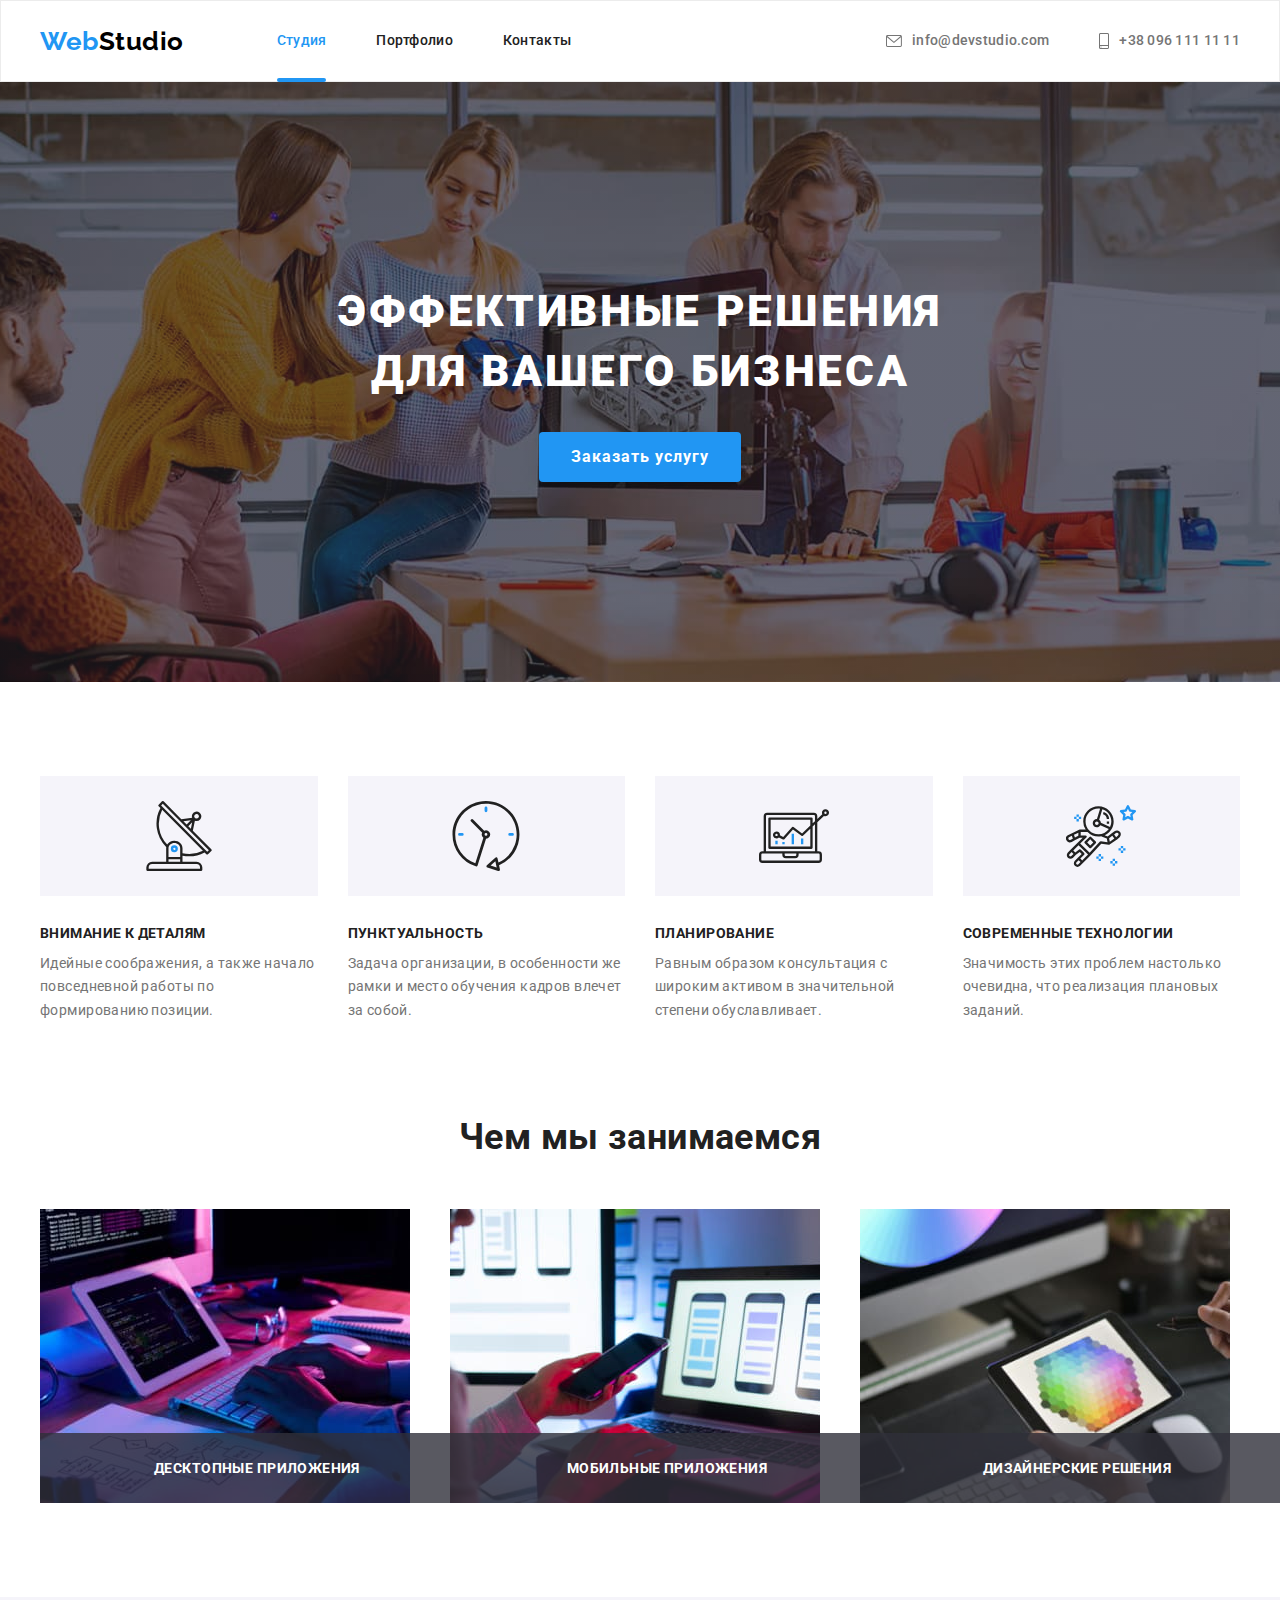
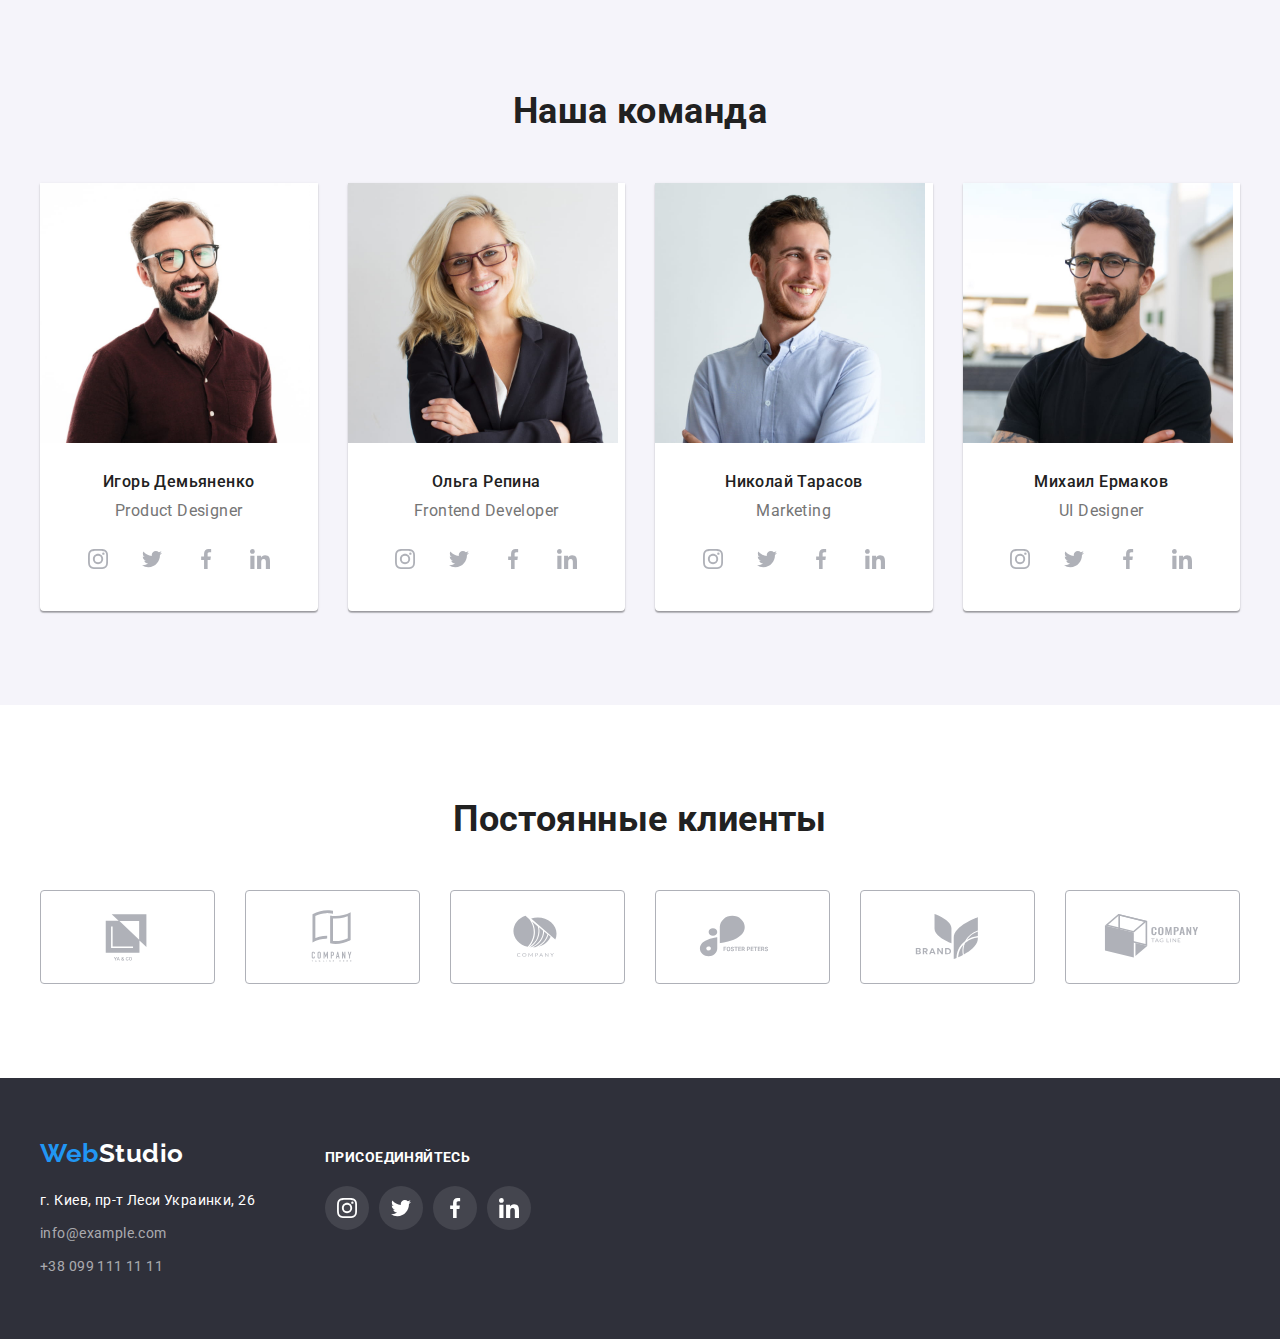
<file: index.html>
<!DOCTYPE html>
<html lang="ru">
  <head>
    <meta charset="UTF-8" />
    <meta http-equiv="X-UA-Compatible" content="IE=edge" />
    <meta name="viewport" content="width=device-width, initial-scale=1.0" />
    <title>Студия</title>
    <link rel="preconnect" href="https://fonts.googleapis.com" />
    <link rel="preconnect" href="https://fonts.gstatic.com" crossorigin />
    <link
      href="https://fonts.googleapis.com/css2?family=Raleway:wght@700&family=Roboto:wght@400;500;700;900&display=swap"
      rel="stylesheet"
    />
    <!-- Normalize start -->
    <link
      rel="stylesheet"
      href="https://cdnjs.cloudflare.com/ajax/libs/modern-normalize/1.1.0/modern-normalize.min.css"
      integrity="sha512-wpPYUAdjBVSE4KJnH1VR1HeZfpl1ub8YT/NKx4PuQ5NmX2tKuGu6U/JRp5y+Y8XG2tV+wKQpNHVUX03MfMFn9Q=="
      crossorigin="anonymous"
      referrerpolicy="no-referrer"
    />
    <!-- Normalize end -->
    <!-- Custom styles start -->
    <link rel="stylesheet" href="./css/styles.css" />
    <!-- Custom styles end -->
  </head>
  <!--Body-->
  <body>
    <!--Header-->
    <header class="header header-line">
      <div class="container">
        <a class="logo" href="./index.html">
          Web<span class="logo-black">Studio</span>
        </a>
        <!--Navigation-->
        <nav class="site-nav">
          <ul class="nav-list list">
            <li class="site-nav-item current">
              <a class="header-link link current" href="./index.html">Студия</a>
            </li>
            <li class="site-nav-item">
              <a class="header-link link" href="./portfolio.html">Портфолио</a>
            </li>
            <li class="site-nav-item">
              <a class="header-link link" href="">Контакты</a>
            </li>
          </ul>
        </nav>
        <!--Contacts header-->
        <ul class="contacts-list list">
          <li class="contacts-item">
            <a
              class="header-link contacts-link link"
              href="mailto:info@devstudio.com"
            >
              <svg class="contacts-icon" width="16" height="12">
                <use href="./images/icons.svg#envelope"></use>
              </svg>
              info@devstudio.com
            </a>
          </li>
          <li class="contacts-item">
            <a class="header-link contacts-link link" href="tel:+380961111111">
              <svg class="contacts-icon" width="10" height="16">
                <use href="./images/icons.svg#smartphone"></use>
              </svg>
              +38 096 111 11 11</a
            >
          </li>
        </ul>
      </div>
    </header>
    <!--Main-->
    <main>
      <!--Герой-->
      <section class="hero">
        <div class="hero-bg container">
          <h1 class="hero-title">Эффективные решения для вашего бизнеса</h1>
          <button class="hero-btn" type="button" data-modal-open>
            Заказать услугу
          </button>
        </div>
      </section>
      <!--Особенности-->
      <section class="features section">
        <div class="container">
          <h2 class="visually-hidden">Особенности</h2>
          <ul class="feature-list list card-set">
            <li class="features-item card-item">
              <div class="features-container">
                <svg class="features-icon" width="70" height="70">
                  <use href="./images/icons.svg#antenna"></use>
                </svg>
              </div>
              <h3 class="features-title title">Внимание к деталям</h3>
              <p class="features-descr">
                Идейные соображения, а также начало повседневной работы по
                формированию позиции.
              </p>
            </li>
            <li class="features-item card-item">
              <div class="features-container">
                <svg class="features-icon" width="70" height="70">
                  <use href="./images/icons.svg#clock"></use>
                </svg>
              </div>
              <h3 class="features-title title">Пунктуальность</h3>
              <p class="features-descr">
                Задача организации, в особенности же рамки и место обучения
                кадров влечет за собой.
              </p>
            </li>
            <li class="features-item card-item">
              <div class="features-container">
                <svg class="features-icon" width="70" height="70">
                  <use href="./images/icons.svg#diagram"></use>
                </svg>
              </div>
              <h3 class="features-title title">Планирование</h3>
              <p class="features-descr">
                Равным образом консультация с широким активом в значительной
                степени обуславливает.
              </p>
            </li>
            <li class="features-item card-item">
              <div class="features-container">
                <svg class="features-icon" width="70" height="70">
                  <use href="./images/icons.svg#astronaut"></use>
                </svg>
              </div>
              <h3 class="features-title title">Современные технологии</h3>
              <p class="features-descr">
                Значимость этих проблем настолько очевидна, что реализация
                плановых заданий.
              </p>
            </li>
          </ul>
        </div>
      </section>
      <!--Чем мы занимаемся-->
      <section class="work-types section">
        <div class="container">
          <h2 class="section-title">Чем мы занимаемся</h2>
          <ul class="work-types-list card-set list">
            <li class="work-types-item card-item">
              <div class="work-types-container">
                <img
                  class="images"
                  src="./images/worktypes/img_1.jpg"
                  alt="Верстка"
                  width="370"
                  height="294"
                />
              </div>
              <p class="work-types-descr">Десктопные приложения</p>
            </li>
            <li class="work-types-item card-item">
              <img
                class="images"
                src="./images/worktypes/img_2.jpg"
                alt="Дизайн"
                width="370"
                height="294"
              />
              <p class="work-types-descr">Мобильные приложения</p>
            </li>
            <li class="work-types-item card-item">
              <img
                class="images"
                src="./images/worktypes/img_3.jpg"
                alt="Внешнее оформление"
                width="370"
                height="294"
              />
              <p class="work-types-descr">Дизайнерские решения</p>
            </li>
          </ul>
        </div>
      </section>
      <!--Наша команда-->
      <section class="team section">
        <div class="container">
          <h2 class="section-title">Наша команда</h2>
          <ul class="team-list card-set list">
            <li class="team-item card-item">
              <img
                class="team-img"
                src="./images/team/photo_1.jpg"
                alt="Фото Игорь Демьяненко"
                width="270"
                height="260"
              />
              <div class="team-wrapper">
                <h3 class="team-title">Игорь Демьяненко</h3>
                <p class="team-descr" lang="en">Product Designer</p>
                <ul class="social-list list">
                  <li class="social-item">
                    <a
                      class="social-link link"
                      href=""
                      target="_blank"
                      rel="noopener noreferrer"
                      aria-label="Instagram"
                    >
                      <svg class="social-icon" width="20" height="20">
                        <use href="./images/icons.svg#instagram"></use>
                      </svg>
                    </a>
                  </li>
                  <li class="social-item">
                    <a
                      class="social-link link"
                      href=""
                      target="_blank"
                      rel="noopener noreferrer"
                      aria-label="twitter"
                    >
                      <svg class="social-icon" width="20" height="20">
                        <use href="./images/icons.svg#twitter"></use>
                      </svg>
                    </a>
                  </li>
                  <li class="social-item">
                    <a
                      class="social-link link"
                      href=""
                      target="_blank"
                      rel="noopener noreferrer"
                      aria-label="facebook"
                    >
                      <svg class="social-icon" width="20" height="20">
                        <use href="./images/icons.svg#facebook"></use>
                      </svg>
                    </a>
                  </li>
                  <li class="social-item">
                    <a
                      class="social-link link"
                      href=""
                      target="_blank"
                      rel="noopener noreferrer"
                      aria-label="linkedin"
                    >
                      <svg class="social-icon" width="20" height="20">
                        <use href="./images/icons.svg#linkedin"></use>
                      </svg>
                    </a>
                  </li>
                </ul>
              </div>
            </li>
            <li class="team-item card-item">
              <img
                class="team-img"
                src="./images/team/photo_2.jpg"
                alt="Фото Ольга Репина"
                width="270"
                height="260"
              />
              <div class="team-wrapper">
                <h3 class="team-title">Ольга Репина</h3>
                <p class="team-descr" lang="en">Frontend Developer</p>
                <ul class="social-list list">
                  <li class="social-item">
                    <a
                      class="social-link link"
                      href=""
                      target="_blank"
                      rel="noopener noreferrer"
                      aria-label="Instagram"
                    >
                      <svg class="social-icon" width="20" height="20">
                        <use href="./images/icons.svg#instagram"></use>
                      </svg>
                    </a>
                  </li>
                  <li class="social-item">
                    <a
                      class="social-link link"
                      href=""
                      target="_blank"
                      rel="noopener noreferrer"
                      aria-label="twitter"
                    >
                      <svg class="social-icon" width="20" height="20">
                        <use href="./images/icons.svg#twitter"></use>
                      </svg>
                    </a>
                  </li>
                  <li class="social-item">
                    <a
                      class="social-link link"
                      href=""
                      target="_blank"
                      rel="noopener noreferrer"
                      aria-label="facebook"
                    >
                      <svg class="social-icon" width="20" height="20">
                        <use href="./images/icons.svg#facebook"></use>
                      </svg>
                    </a>
                  </li>
                  <li class="social-item">
                    <a
                      class="social-link link"
                      href=""
                      target="_blank"
                      rel="noopener noreferrer"
                      aria-label="linkedin"
                    >
                      <svg class="social-icon" width="20" height="20">
                        <use href="./images/icons.svg#linkedin"></use>
                      </svg>
                    </a>
                  </li>
                </ul>
              </div>
            </li>
            <li class="team-item card-item">
              <img
                class="team-img"
                src="./images/team/photo_3.jpg"
                alt="Фото Николай Тарасов"
                width="270"
                height="260"
              />
              <div class="team-wrapper">
                <h3 class="team-title">Николай Тарасов</h3>
                <p class="team-descr" lang="en">Marketing</p>
                <ul class="social-list list">
                  <li class="social-item">
                    <a
                      class="social-link link"
                      href=""
                      target="_blank"
                      rel="noopener noreferrer"
                      aria-label="Instagram"
                    >
                      <svg class="social-icon" width="20" height="20">
                        <use href="./images/icons.svg#instagram"></use>
                      </svg>
                    </a>
                  </li>
                  <li class="social-item">
                    <a
                      class="social-link link"
                      href=""
                      target="_blank"
                      rel="noopener noreferrer"
                      aria-label="twitter"
                    >
                      <svg class="social-icon" width="20" height="20">
                        <use href="./images/icons.svg#twitter"></use>
                      </svg>
                    </a>
                  </li>
                  <li class="social-item">
                    <a
                      class="social-link link"
                      href=""
                      target="_blank"
                      rel="noopener noreferrer"
                      aria-label="facebook"
                    >
                      <svg class="social-icon" width="20" height="20">
                        <use href="./images/icons.svg#facebook"></use>
                      </svg>
                    </a>
                  </li>
                  <li class="social-item">
                    <a
                      class="social-link link"
                      href=""
                      target="_blank"
                      rel="noopener noreferrer"
                      aria-label="linkedin"
                    >
                      <svg class="social-icon" width="20" height="20">
                        <use href="./images/icons.svg#linkedin"></use>
                      </svg>
                    </a>
                  </li>
                </ul>
              </div>
            </li>
            <li class="team-item card-item">
              <img
                class="team-img"
                src="./images/team/photo_4.jpg"
                alt="Фото Михаил Ермаков"
                width="270"
                height="260"
              />
              <div class="team-wrapper">
                <h3 class="team-title">Михаил Ермаков</h3>
                <p class="team-descr" lang="en">UI Designer</p>
                <ul class="social-list list">
                  <li class="social-item">
                    <a
                      class="social-link link"
                      href=""
                      target="_blank"
                      rel="noopener noreferrer"
                      aria-label="Instagram"
                    >
                      <svg class="social-icon" width="20" height="20">
                        <use href="./images/icons.svg#instagram"></use>
                      </svg>
                    </a>
                  </li>
                  <li class="social-item">
                    <a
                      class="social-link link"
                      href=""
                      target="_blank"
                      rel="noopener noreferrer"
                      aria-label="twitter"
                    >
                      <svg class="social-icon" width="20" height="20">
                        <use href="./images/icons.svg#twitter"></use>
                      </svg>
                    </a>
                  </li>
                  <li class="social-item">
                    <a
                      class="social-link link"
                      href=""
                      target="_blank"
                      rel="noopener noreferrer"
                      aria-label="facebook"
                    >
                      <svg class="social-icon" width="20" height="20">
                        <use href="./images/icons.svg#facebook"></use>
                      </svg>
                    </a>
                  </li>
                  <li class="social-item">
                    <a
                      class="social-link link"
                      href=""
                      target="_blank"
                      rel="noopener noreferrer"
                      aria-label="linkedin"
                    >
                      <svg class="social-icon" width="20" height="20">
                        <use href="./images/icons.svg#linkedin"></use>
                      </svg>
                    </a>
                  </li>
                </ul>
              </div>
            </li>
          </ul>
        </div>
      </section>
      <!-- Постоянные клиенты -->
      <section class="clients section">
        <div class="container">
          <h2 class="clients-title section-title">Постоянные клиенты</h2>
          <ul class="card-set list">
            <li class="card-item clients-item">
              <a
                class="clients-link link"
                target="_blank"
                rel="noopener noreferrer"
                href=""
                aria-label="YA&CO"
              >
                <svg width="106" height="60">
                  <use href="./images/icons.svg#logo-1"></use>
                </svg>
              </a>
            </li>
            <li class="card-item clients-item">
              <a
                class="clients-link link"
                target="_blank"
                rel="noopener noreferrer"
                href=""
                aria-label="Tagline here"
              >
                <svg width="106" height="60">
                  <use href="./images/icons.svg#logo-2"></use>
                </svg>
              </a>
            </li>
            <li class="card-item clients-item">
              <a
                class="clients-link link"
                target="_blank"
                rel="noopener noreferrer"
                href=""
                aria-label="Company"
              >
                <svg width="106" height="60">
                  <use href="./images/icons.svg#logo-3"></use>
                </svg>
              </a>
            </li>
            <li class="card-item clients-item">
              <a
                class="clients-link link"
                target="_blank"
                rel="noopener noreferrer"
                href=""
                aria-label="Foster Peters"
              >
                <svg width="106" height="60">
                  <use href="./images/icons.svg#logo-4"></use>
                </svg>
              </a>
            </li>
            <li class="card-item clients-item">
              <a
                class="clients-link link"
                target="_blank"
                rel="noopener noreferrer"
                href=""
                aria-label="Brand"
              >
                <svg width="106" height="60">
                  <use href="./images/icons.svg#logo-5"></use>
                </svg>
              </a>
            </li>
            <li class="card-item clients-item">
              <a
                class="clients-link link"
                target="_blank"
                rel="noopener noreferrer"
                href=""
                aria-label="Tag Line"
              >
                <svg width="106" height="60">
                  <use href="./images/icons.svg#logo-6"></use>
                </svg>
              </a>
            </li>
          </ul>
        </div>
      </section>
    </main>
    <!--Footer-->
    <footer class="footer">
      <div class="footer-container container">
        <div class="footer-contscts">
          <a class="logo" href="index.html"
            >Web<span class="logo-white">Studio</span>
          </a>
          <address class="address">
            <ul class="footer-list list">
              <li>
                <a
                  href="https://goo.gl/maps/9SiHz1dHuhAvryd87"
                  target="_blank"
                  rel="noreferrer noopener"
                  class="footer-link link address-descr"
                  >г. Киев, пр-т Леси Украинки, 26
                </a>
              </li>
              <li>
                <a href="mailto:info@example.com" class="footer-link link"
                  >info@example.com</a
                >
              </li>
              <li>
                <a href="tel:+380991111111" class="footer-link link"
                  >+38 099 111 11 11</a
                >
              </li>
            </ul>
          </address>
        </div>
        <div class="footer-join">
          <p class="join-descr">присоединяйтесь</p>
          <ul class="social-list list">
            <li class="social-item">
              <a
                class="social-link link"
                href=""
                target="_blank"
                rel="noopener noreferrer"
                aria-label="Instagram"
              >
                <svg class="social-icon" width="20" height="20">
                  <use href="./images/icons.svg#instagram"></use>
                </svg>
              </a>
            </li>
            <li class="social-item">
              <a
                class="social-link link"
                href=""
                target="_blank"
                rel="noopener noreferrer"
                aria-label="twitter"
              >
                <svg class="social-icon" width="20" height="20">
                  <use href="./images/icons.svg#twitter"></use>
                </svg>
              </a>
            </li>
            <li class="social-item">
              <a
                class="social-link link"
                href=""
                target="_blank"
                rel="noopener noreferrer"
                aria-label="facebook"
              >
                <svg class="social-icon" width="20" height="20">
                  <use href="./images/icons.svg#facebook"></use>
                </svg>
              </a>
            </li>
            <li class="social-item">
              <a
                class="social-link link"
                href=""
                target="_blank"
                rel="noopener noreferrer"
                aria-label="linkedin"
              >
                <svg class="social-icon" width="20" height="20">
                  <use href="./images/icons.svg#linkedin"></use>
                </svg>
              </a>
            </li>
          </ul>
        </div>
      </div>
    </footer>
    <!-- Modal window -->
    <div class="backdrop is-hidden" data-modal>
      <div class="modal">
        <button class="modal-close" data-modal-close>
          <svg class="modal-close-icon" width="18" height="18">
            <use href="./images/icons.svg#modal-close"></use>
          </svg>
        </button>
      </div>
    </div>
    <script src="./js/modal.js"></script>
  </body>
</html>
</file>
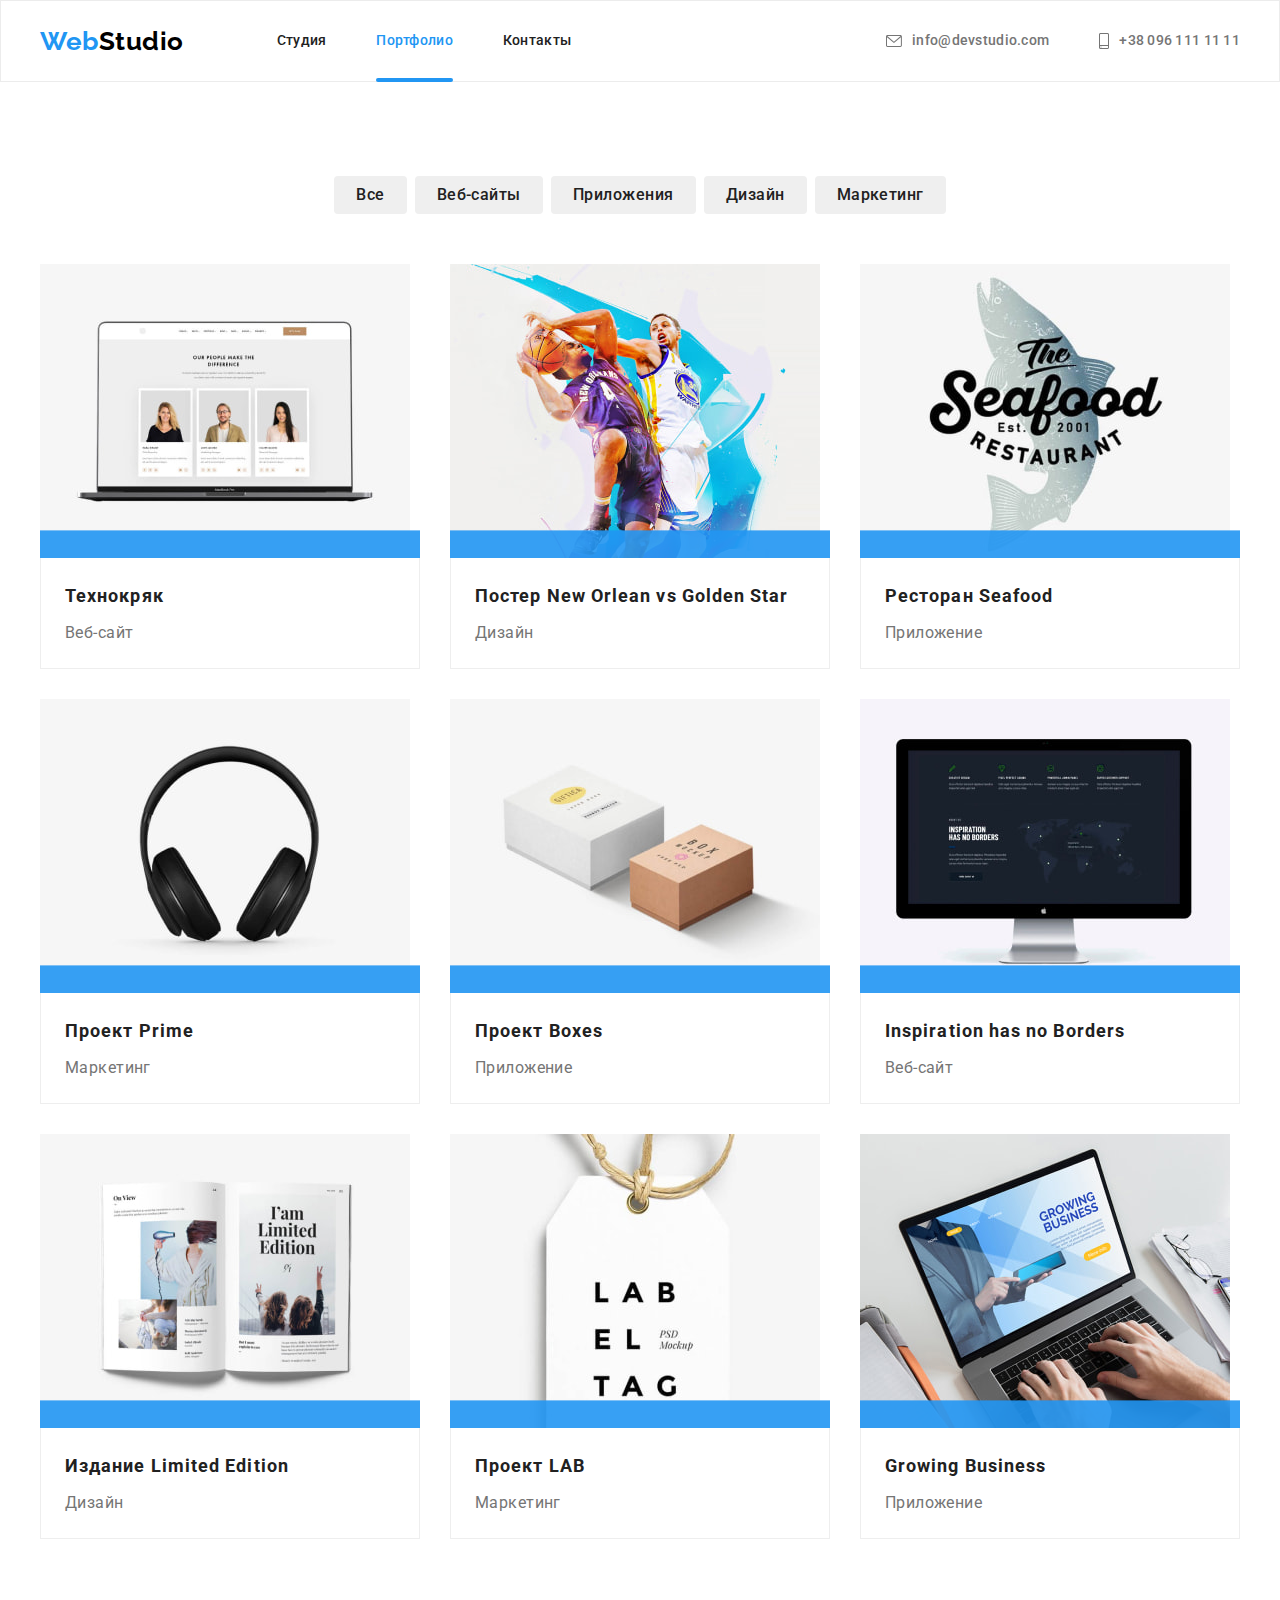
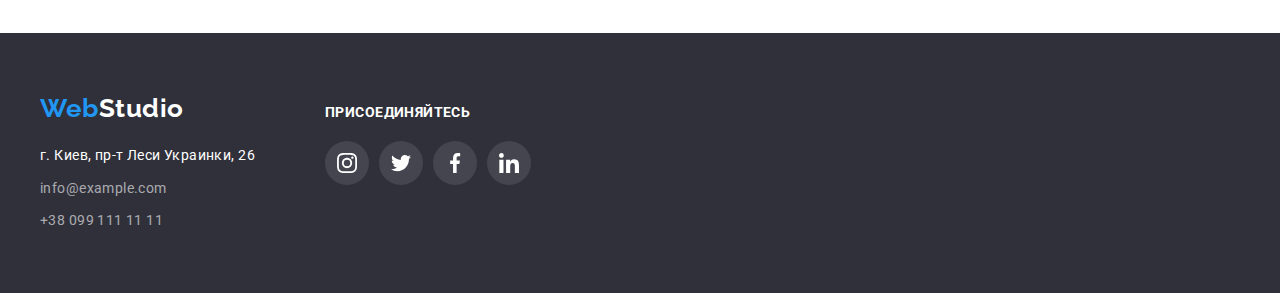
<file: portfolio.html>
<!DOCTYPE html>
<html lang="ru">
  <head>
    <meta charset="UTF-8" />
    <meta http-equiv="X-UA-Compatible" content="IE=edge" />
    <meta name="viewport" content="width=device-width, initial-scale=1.0" />
    <title>Студия</title>
    <link rel="preconnect" href="https://fonts.googleapis.com" />
    <link rel="preconnect" href="https://fonts.gstatic.com" crossorigin />
    <link
      href="https://fonts.googleapis.com/css2?family=Raleway:wght@700&family=Roboto:wght@400;500;700;900&display=swap"
      rel="stylesheet"
    />
    <!-- Normalize start -->
    <link
      rel="stylesheet"
      href="https://cdnjs.cloudflare.com/ajax/libs/modern-normalize/1.1.0/modern-normalize.min.css"
      integrity="sha512-wpPYUAdjBVSE4KJnH1VR1HeZfpl1ub8YT/NKx4PuQ5NmX2tKuGu6U/JRp5y+Y8XG2tV+wKQpNHVUX03MfMFn9Q=="
      crossorigin="anonymous"
      referrerpolicy="no-referrer"
    />
    <!-- Normalize end -->
    <!-- Custom styles start -->
    <link rel="stylesheet" href="./css/styles.css" />
    <!-- Custom styles end -->
  </head>
  <!--Body-->
  <body>
    <!--Header-->
    <header class="header header-line">
      <div class="container">
        <a class="logo" href="./index.html">
          Web<span class="logo-black">Studio</span>
        </a>
        <!--Navigation-->
        <nav class="site-nav">
          <ul class="list">
            <li class="site-nav-item">
              <a class="header-link link" href="./index.html">Студия</a>
            </li>
            <li class="site-nav-item current">
              <a class="header-link link current" href="./portfolio.html"
                >Портфолио</a
              >
            </li>
            <li class="site-nav-item">
              <a class="header-link link" href="">Контакты</a>
            </li>
          </ul>
        </nav>
        <!--Contacts header-->
        <ul class="contacts-list list">
          <li class="contacts-item">
            <a
              class="header-link contacts-link link"
              href="mailto:info@devstudio.com"
            >
              <svg class="contacts-icon" width="16" height="12">
                <use href="./images/icons.svg#envelope"></use>
              </svg>
              info@devstudio.com
            </a>
          </li>
          <li class="contacts-item">
            <a class="header-link contacts-link link" href="tel:+380961111111">
              <svg class="contacts-icon" width="10" height="16">
                <use href="./images/icons.svg#smartphone"></use>
              </svg>
              +38 096 111 11 11</a
            >
          </li>
        </ul>
      </div>
    </header>
    <!--Main-->
    <main>
      <!-- Портфолио -->
      <section class="section">
        <div class="container">
          <h1 class="visually-hidden">Портфолио</h1>
          <ul class="filter-list list">
            <li class="filter-item">
              <button class="filter-btn" type="button">Все</button>
            </li>
            <li class="filter-item">
              <button class="filter-btn" type="button">Веб-сайты</button>
            </li>
            <li class="filter-item">
              <button class="filter-btn" type="button">Приложения</button>
            </li>
            <li class="filter-item">
              <button class="filter-btn" type="button">Дизайн</button>
            </li>
            <li class="filter-item">
              <button class="filter-btn" type="button">Маркетинг</button>
            </li>
          </ul>
          <ul class="portfolio-list card-set portfolio list">
            <li class="portfolio-item card-item">
              <a
                class="portfolio-link link"
                href=""
                target="_blank"
                rel="noopener noreferrer"
              >
                <div class="portfolio-img-thumb">
                  <img
                    class="portfolio-img"
                    src="./images/portfolio/img_1.jpg"
                    alt="Ноутбук с контентом"
                    width="370"
                    height="294"
                  />
                  <div class="overlay">
                    <p class="overlay-descr">
                      Ресурс предлагает комплексные предложения с разным уровнем
                      функционала и сервисов. Все это позволит посетителю
                      получить исчерпывающие сведения о&nbsp;компании или
                      частном лице.
                    </p>
                  </div>
                </div>
                <div class="portfolio-container">
                  <h2 class="portfolio-title title">Технокряк</h2>
                  <p class="portfolio-discr">Веб-сайт</p>
                </div>
              </a>
            </li>
            <li class="portfolio-item card-item">
              <a
                class="portfolio-link link"
                href=""
                target="_blank"
                rel="noopener noreferrer"
              >
                <div class="portfolio-img-thumb">
                  <img
                    class="portfolio-img"
                    src="./images/portfolio/img_2.jpg"
                    alt="Два баскетболиста"
                    width="370"
                    height="294"
                  />
                  <div class="overlay">
                    <p class="overlay-descr">
                      Ресурс предлагает комплексные предложения с разным уровнем
                      функционала и сервисов. Все это позволит посетителю
                      получить исчерпывающие сведения о&nbsp;компании или
                      частном лице.
                    </p>
                  </div>
                </div>
                <div class="portfolio-container">
                  <h2 class="portfolio-title title">
                    Постер New Orlean vs Golden Star
                  </h2>
                  <p class="portfolio-discr">Дизайн</p>
                </div>
              </a>
            </li>
            <li class="portfolio-item card-item">
              <a
                class="portfolio-link link"
                href=""
                target="_blank"
                rel="noopener noreferrer"
              >
                <div class="portfolio-img-thumb">
                  <img
                    class="portfolio-img"
                    src="./images/portfolio/img_3.jpg"
                    alt="Логотип ресторана"
                    width="370"
                    height="294"
                  />
                  <div class="overlay">
                    <p class="overlay-descr">
                      Ресурс предлагает комплексные предложения с разным уровнем
                      функционала и сервисов. Все это позволит посетителю
                      получить исчерпывающие сведения о&nbsp;компании или
                      частном лице.
                    </p>
                  </div>
                </div>
                <div class="portfolio-container">
                  <h2 class="portfolio-title title">Ресторан Seafood</h2>
                  <p class="portfolio-discr">Приложение</p>
                </div>
              </a>
            </li>
            <li class="portfolio-item card-item">
              <a
                class="portfolio-link link"
                href=""
                target="_blank"
                rel="noopener noreferrer"
              >
                <div class="portfolio-img-thumb">
                  <img
                    class="portfolio-img"
                    src="./images/portfolio/img_4.jpg"
                    alt="Наушники"
                    width="370"
                    height="294"
                  />
                  <div class="overlay">
                    <p class="overlay-descr">
                      Ресурс предлагает комплексные предложения с разным уровнем
                      функционала и сервисов. Все это позволит посетителю
                      получить исчерпывающие сведения о&nbsp;компании или
                      частном лице.
                    </p>
                  </div>
                </div>
                <div class="portfolio-container">
                  <h2 class="portfolio-title title">Проект Prime</h2>
                  <p class="portfolio-discr">Маркетинг</p>
                </div>
              </a>
            </li>
            <li class="portfolio-item card-item">
              <a
                class="portfolio-link link"
                href=""
                target="_blank"
                rel="noopener noreferrer"
              >
                <div class="portfolio-img-thumb">
                  <img
                    class="portfolio-img"
                    src="./images/portfolio/img_5.jpg"
                    alt="Две коробки"
                    width="370"
                    height="294"
                  />
                  <div class="overlay">
                    <p class="overlay-descr">
                      Ресурс предлагает комплексные предложения с разным уровнем
                      функционала и сервисов. Все это позволит посетителю
                      получить исчерпывающие сведения о&nbsp;компании или
                      частном лице.
                    </p>
                  </div>
                </div>
                <div class="portfolio-container">
                  <h2 class="portfolio-title title">Проект Boxes</h2>
                  <p class="portfolio-discr">Приложение</p>
                </div>
              </a>
            </li>
            <li class="portfolio-item card-item">
              <a
                class="portfolio-link link"
                href=""
                target="_blank"
                rel="noopener noreferrer"
              >
                <div class="portfolio-img-thumb">
                  <img
                    class="portfolio-img"
                    src="./images/portfolio/img_6.jpg"
                    alt="Монитор с изображением"
                    width="370"
                    height="294"
                  />
                  <div class="overlay">
                    <p class="overlay-descr">
                      Ресурс предлагает комплексные предложения с разным уровнем
                      функционала и сервисов. Все это позволит посетителю
                      получить исчерпывающие сведения о&nbsp;компании или
                      частном лице.
                    </p>
                  </div>
                </div>
                <div class="portfolio-container">
                  <h2 class="portfolio-title title">
                    Inspiration has no Borders
                  </h2>
                  <p class="portfolio-discr">Веб-сайт</p>
                </div>
              </a>
            </li>
            <li class="portfolio-item card-item">
              <a
                class="portfolio-link link"
                href=""
                target="_blank"
                rel="noopener noreferrer"
              >
                <div class="portfolio-img-thumb">
                  <img
                    class="portfolio-img"
                    src="./images/portfolio/img_7.jpg"
                    alt="Открытая книга"
                    width="370"
                    height="294"
                  />
                  <div class="overlay">
                    <p class="overlay-descr">
                      Ресурс предлагает комплексные предложения с разным уровнем
                      функционала и сервисов. Все это позволит посетителю
                      получить исчерпывающие сведения о&nbsp;компании или
                      частном лице.
                    </p>
                  </div>
                </div>
                <div class="portfolio-container">
                  <h2 class="portfolio-title title">Издание Limited Edition</h2>
                  <p class="portfolio-discr">Дизайн</p>
                </div>
              </a>
            </li>
            <li class="portfolio-item card-item">
              <a
                class="portfolio-link link"
                href=""
                target="_blank"
                rel="noopener noreferrer"
              >
                <div class="portfolio-img-thumb">
                  <img
                    class="portfolio-img"
                    src="./images/portfolio/img_8.jpg"
                    alt="Бирочка"
                    width="370"
                    height="294"
                  />
                  <div class="overlay">
                    <p class="overlay-descr">
                      Ресурс предлагает комплексные предложения с разным уровнем
                      функционала и сервисов. Все это позволит посетителю
                      получить исчерпывающие сведения о&nbsp;компании или
                      частном лице.
                    </p>
                  </div>
                </div>
                <div class="portfolio-container">
                  <h2 class="portfolio-title title">Проект LAB</h2>
                  <p class="portfolio-discr">Маркетинг</p>
                </div>
              </a>
            </li>
            <li class="portfolio-item card-item">
              <a
                class="portfolio-link link"
                href=""
                target="_blank"
                rel="noopener noreferrer"
              >
                <div class="portfolio-img-thumb">
                  <img
                    class="portfolio-img"
                    src="./images/portfolio/img_9.jpg"
                    alt="Ноутбук с программным обеспечением"
                    width="370"
                    height="294"
                  />
                  <div class="overlay">
                    <p class="overlay-descr">
                      Ресурс предлагает комплексные предложения с разным уровнем
                      функционала и сервисов. Все это позволит посетителю
                      получить исчерпывающие сведения о&nbsp;компании или
                      частном лице.
                    </p>
                  </div>
                </div>
                <div class="portfolio-container">
                  <h2 class="portfolio-title title">Growing Business</h2>
                  <p class="portfolio-discr">Приложение</p>
                </div>
              </a>
            </li>
          </ul>
        </div>
      </section>
    </main>
    <!--Footer-->
    <footer class="footer">
      <div class="footer-container container">
        <div class="footer-contscts">
          <a class="logo" href="index.html"
            >Web<span class="logo-white">Studio</span>
          </a>
          <address class="address">
            <ul class="footer-list list">
              <li>
                <a
                  href="https://goo.gl/maps/9SiHz1dHuhAvryd87"
                  target="_blank"
                  rel="noreferrer noopener"
                  class="footer-link link address-descr"
                  >г. Киев, пр-т Леси Украинки, 26
                </a>
              </li>
              <li>
                <a href="mailto:info@example.com" class="footer-link link"
                  >info@example.com</a
                >
              </li>
              <li>
                <a href="tel:+380991111111" class="footer-link link"
                  >+38 099 111 11 11</a
                >
              </li>
            </ul>
          </address>
        </div>
        <div class="footer-join">
          <p class="join-descr">присоединяйтесь</p>
          <ul class="social-list list">
            <li class="social-item">
              <a
                class="social-link link"
                href=""
                target="_blank"
                rel="noopener noreferrer"
                aria-label="Instagram"
              >
                <svg class="social-icon" width="20" height="20">
                  <use href="./images/icons.svg#instagram"></use>
                </svg>
              </a>
            </li>
            <li class="social-item">
              <a
                class="social-link link"
                href=""
                target="_blank"
                rel="noopener noreferrer"
                aria-label="twitter"
              >
                <svg class="social-icon" width="20" height="20">
                  <use href="./images/icons.svg#twitter"></use>
                </svg>
              </a>
            </li>
            <li class="social-item">
              <a
                class="social-link link"
                href=""
                target="_blank"
                rel="noopener noreferrer"
                aria-label="facebook"
              >
                <svg class="social-icon" width="20" height="20">
                  <use href="./images/icons.svg#facebook"></use>
                </svg>
              </a>
            </li>
            <li class="social-item">
              <a
                class="social-link link"
                href=""
                target="_blank"
                rel="noopener noreferrer"
                aria-label="linkedin"
              >
                <svg class="social-icon" width="20" height="20">
                  <use href="./images/icons.svg#linkedin"></use>
                </svg>
              </a>
            </li>
          </ul>
        </div>
      </div>
    </footer>
  </body>
</html>
</file>
<file: css/styles.css>
:root {
    --primary-text-color: #757575;
    --title-text-color: #212121;
    --accent-color: #2196F3;
    --text-color-white: #ffffff;
    --backgraund-color-grey: #F5F4FA;
    --backgraund-color-dark: #2F303A;
    --icon-color-white: #ffffff;
    --icon-color-grey: #AFB1B8;
    /* Other */
    --indent: 30px;
    --item: 4;
    --anim-fast: 250ms;
    --transition-func: cubic-bezier(0.4, 0, 0.2, 1);
}
body{
    font-family: 'Roboto', sans-serif;
    font-size: 14px;
    line-height: 1.71;
    letter-spacing: 0.03em;
    color: var(--primary-text-color);
    margin: 0 auto;
}
/* Частковий ресет */
h1, h2, h3, h4, h5, h6, p{
    margin: 0;
}
ul{
    padding: 0;
    margin: 0;
}
img{
    display: block;
    height: auto;
    max-width: 100%;
}
/* Visually-hidden */
.visually-hidden {
    position: absolute;
    white-space: nowrap;
    width: 1px;
    height: 1px;
    overflow: hidden;
    border: 0;
    padding: 0;
    clip: rect(0 0 0 0);
    clip-path: inset(50%);
    margin: -1px;
}
/* Утилітарні */
.section{
    padding-top: 94px;
    padding-bottom: 94px;
}
.card-set{
    display: flex;
    flex-wrap: wrap;
    gap: var(--indent);
}
.card-item{
    flex-basis: calc((100% - var(--indent) * (var(--item) - 1)) / var(--item));
}
/* Хедер */
.logo{
    font-family: 'Raleway', sans-serif;
    font-weight: 700;
    font-size: 26px;
    letter-spacing: 0.02em;
    line-height: 1.19;
    color: var(--accent-color);
    text-decoration: none;
}
.header .logo{
    margin-right: 93px;
}
.logo-black{
    color: #000000;
}
.logo-white{
    color: var(--text-color-white)
}
.list{
    list-style: none;  
}
.link{
    color: currentColor;
    text-decoration: none;
}
.header{
    font-weight: 500;
    line-height: 1.14;
    letter-spacing: 0.02em;
}
.header-link{
    display: flex;
    padding: 32px 0;
    align-items: center;
    transition: color, var(--anim-fast) var(--transition-func);
}
.header-link:hover,
.header-link:focus {
    color: var(--accent-color);
}
.site-nav{
    color: var(--title-text-color);
}
.site-nav .current{
    position: relative;
    color: var(--accent-color);
}   
.site-nav-item.current:after{
    position: absolute;
    left: 0;
    bottom: -1px;
    content: '';

    display: block;
    width: 100%;
    height: 4px;

    border-radius: 2px;
    background-color: var(--accent-color);
}
.title{
    font-weight: 700;
    color: var(--title-text-color);
}
.container{
    width: 1200px;
    margin: 0 auto;
    padding: 0 15px;
}
.header .container{
    display: flex;
    align-items: center;
}
.site-nav .list,
.contacts-list{
    display: flex;
}
.contacts-list{
    margin-left: auto;
}
.site-nav-item:not(:last-child),
.contacts-item:not(:last-child){
    margin-right: 50px;
}
/* Герой */
.hero{
    background-color: var(--backgraund-color-dark);
    background-image: linear-gradient(to right, rgba(47, 48, 58, 0.4),
    rgba(47, 48, 58, 0.4)), url(../images/hero/img.jpg);
    max-width: 1600px;
    background-repeat: no-repeat;
    background-position: center;
    background-size: cover;
    margin-left: auto;
    margin-right: auto;
    padding-top: 200px;
    padding-bottom: 200px;
}
.hero-bg{
    align-items: center;
    justify-content: center;
}
.hero-title{
    font-weight: 900;
    font-size: 44px;
    width: 696px;
    line-height: 1.36;
    text-align: center;
    letter-spacing: 0.06em;
    text-transform: uppercase;
    color: var(--text-color-white);
    margin: 0 auto;
    margin-bottom: 30px;
}
.hero-btn{
    font-family: inherit;
    font-weight: 700;
    font-size: 16px;
    line-height: 1.87;
    letter-spacing: 0.06em;
    background-color: var(--accent-color);
    color: var(--text-color-white);
    border: none;
    box-shadow: 0px 4px 4px rgba(0, 0, 0, 0.15);
    border-radius: 4px;
    cursor: pointer;
    display: block;
    margin: 0 auto;
    padding-top: 10px;
    padding-right: 32px;
    padding-bottom: 10px;
    padding-left: 32px;
}
/* Особенности  */
.features-title{
    font-size: 14px;
    line-height: 1.14;
    text-transform: uppercase;
    margin-bottom: 10px;
}
/* Чем мы занимаемся */
.section-title {
    font-size: 36px;
    line-height: 1.16;
    color: var(--title-text-color);
    text-align: center;
    margin-bottom: 50px;
}
.work-types{
    padding-top: 0;
}
.work-types-list{
    --item: 3;
}
.work-types-item{
    position: relative;
}
.work-types-descr{
    position: absolute;
    left: 0;
    bottom: 0%;
    font-weight: 700;
    line-height: calc(16/14);
    text-align: center;
    padding: 27px;
    width: 100%;
    color: var(--text-color-white);
    background-color: rgba(47, 48, 58, 0.8);
    text-transform: uppercase;
}
/* Наша команда */
.team{
    background-color: var(--backgraund-color-grey);
}
.team-item{
    background-color: #ffffff;
    box-shadow: 0px 1px 3px rgba(0, 0, 0, 0.12), 0px 1px 1px rgba(0, 0, 0, 0.14), 0px 2px 1px rgba(0, 0, 0, 0.2);
    border-radius: 0px 0px 4px 4px;
}
.team-wrapper{
    padding: 30px;
}
.team-title {
    font-weight: 500;
    font-size: 16px;
    line-height: 1.18;
    color: var(--title-text-color);

    text-align: center;
    margin-bottom: 10px;
}
.team-descr{
    font-size: 16px;
    line-height: 1.18;
    margin-bottom: 16px;
    text-align: center;
}
/* Footer */
.footer{
    background-color: var(--backgraund-color-dark);
    padding-top: 60px;
    padding-bottom: 60px;
}
.footer .logo{
    margin-bottom: 20px;
    display: block;
}
.footer-list{
    gap: 9px;
    display: flex;
    flex-direction: column;
}
.footer-link{
    margin-bottom: 9px;
    transition: var(--anim-fast) var(--transition-func);
}
.footer-link:hover,
.footer-link:focus{
    color: var(--accent-color);
}
.footer-container{
    display: flex;
    gap: 70px;
    align-items: baseline;
}
.join-descr{
    font-weight: 700;
    line-height: 1.14;
    text-transform: uppercase;
    color: var(--text-color-white);
    margin-bottom: 20px;
}
.address{
    font-style: inherit;
    color: rgba(255, 255, 255, 0.6);
}
.address-descr{
    color: var(--text-color-white);
    margin-bottom: 20px;
}
/* Портфоліо */
.header-line{
    border: 1px solid #ECECEC;
}
.filter-list{
    display: flex;
    margin-bottom: 50px;
    justify-content: center;
}
.filter-btn{
    font-family: inherit;
    font-weight: 500;
    font-size: 16px;
    line-height: 1.62;
    text-align: center;
    letter-spacing: 0.03em;
    color: var(--title-text-color);
    cursor: pointer;
    border: none;
    border-radius: 4px;
    padding: 6px 22px;
    display: block;
    transition: color var(--anim-fast) var(--transition-func),
    background-color var(--anim-fast) var(--transition-func),
    box-shadow var(--anim-fast) var(--transition-func);
}   
.filter-btn:hover,
.filter-btn:focus{
    color: var(--text-color-white);
    background-color: var(--accent-color);
    box-shadow: 
    0px 3px 1px 0px rgba(0, 0, 0, 0.10), 
    0px 1px 2px 0px rgba(0, 0, 0, 0.08), 
    0px 2px 2px 0px rgba(0, 0, 0, 0.12);
}
.filter-item:not(:last-child){
    margin-right: 8px;
}
.portfolio-list{
    --item: 3;
}
.portfolio-container{
    padding-top: 20px;
    padding-right: 24px;
    padding-bottom: 20px;
    padding-left: 24px;
    border: 1px solid #EEEEEE;
    border-top: none;
}
.portfolio-img-thumb{
    position: relative;
    overflow: hidden;
}
.portfolio-link{
    display: block;
    transition: box-shadow var(--anim-fast ) cubic-bezier(0.4, 0, 0.2, 1);
}
.portfolio-link:hover,
.portfolio-link:focus{
    box-shadow: 
    0px 1px 1px rgba(0, 0, 0, 0.12), 
    0px 4px 4px rgba(0, 0, 0, 0.06), 
    1px 4px 6px rgba(0, 0, 0, 0.16);
}
.portfolio-title{
    margin-bottom: 4px;
}
.portfolio .portfolio-title{
    font-size: 18px;
    line-height: 2;
    letter-spacing: 0.06em;
}
.portfolio .portfolio-discr{
    font-size: 16px;
    line-height: 1.87;
}
.overlay{
    position: absolute;
    top: 0;
    left: 0;
    width: 100%;
    letter-spacing: 0.03em;
    transform: translateY(100%);
    padding: 63px 24px;
    background-color: rgba(33, 150, 243, 0.9);
    transition: transform var(--anim-fast) var(--transition-func);
}
.overlay-descr{
    font-size: 18px; 
    line-height: 1.56;
    color: var(--text-color-white);
}
.portfolio-link:hover .overlay,
.portfolio-link:focus .overlay{
    transform: translateY(0);
}
/* Contacts-icon */
.contacts-icon{
    margin-right: 10px;
    fill: currentColor;
}
/* Features icons */
.features-container{
    display: flex;
    align-items: center;
    justify-content: center;
    padding-top: 25px;
    padding-right: 100px;
    padding-bottom: 25px;
    padding-left: 100px;
    background-color: var(--backgraund-color-grey);
    margin-bottom: 30px;
}
.social-list {
    display: flex;
    gap: 10px;
    align-items: center;
    justify-content: center;
}
.social-link{
    display: flex;
    width: 44px;
    height: 44px;
    background-color: #ffffff;
    border-radius: 50%;
    align-items: center;
    justify-content: center;
    transition: background-color var(--anim-fast) var(--transition-func);
}
.social-icon{
    fill: var(--icon-color-grey);
    transition: fill var(--anim-fast) var(--transition-func);
}
.social-link:hover,
.social-link:focus{
    background-color: var(--accent-color);
}
.social-link:hover .social-icon,
.social-link:focus .social-icon{
    fill: var(--icon-color-white);
}
/* Footer socials icon */
.footer .social-icon{
    fill: var(--icon-color-white);
}
.footer .social-link{
    background: rgba(255, 255, 255, 0.1);
}
.footer .social-link:hover,
.footer .social-link:focus{
    background-color: var(--accent-color);
}
/* Постоянные клиенты */
.clients-item{
    --item: 6;
}
.clients-link{
    display: flex;
    align-items: center;
    justify-content: center;
    padding-top: 16px;
    padding-right: 30px;
    padding-bottom: 16px;
    padding-left: 30px;
    border: 1px solid var(--icon-color-grey);
    border-radius: 4px;
    fill: var(--icon-color-grey);
    transition: fill var(--anim-fast) var(--transition-func),
    border var(--anim-fast) var(--transition-func);
}
.clients-link:hover,
.clients-link:focus{
    fill: var(--accent-color);
    border: 1px solid var(--accent-color)
}
/* Modal window */
.backdrop{
    position: fixed;
    left: 0;
    top: 0;
    width: 100%;
    height: 100%;
    background-color: rgba(0, 0, 0, 0.2);
    opacity: 1;
    visibility: visible;
    pointer-events: initial;
    transition: opacity var(--anim-fast) var(--transition-func),
    visibility var(--anim-fast) var(--transition-func);
}
.backdrop.is-hidden {
    opacity: 0;
    visibility: hidden;
    pointer-events: none;
}
.backdrop.is-hidden .modal{
    transform: translate(-50%, -50%) scale(0) rotate(90deg);
}
.modal{
    width: 528px;
    height: 581px;
    background-color: #ffffff;
    border-radius: 4px;
    position: absolute;
    top: 50%;
    left: 50%;
    transform: translate(-50%,  -50%);
    transition: transform var(--anim-fast) var(--transition-func);
}
.modal-close{
    position: absolute;
    top: 8px;
    right: 8px;
    width: 30px;
    height: 30px;
    padding: 0;
    padding: 1;
    background-color: transparent;
    display: flex;
    align-items: center;
    justify-content: center;
    border-radius: 50%;
    border: 1px solid rgba(0, 0, 0, 0.1);
    cursor: pointer;
}
</file>
